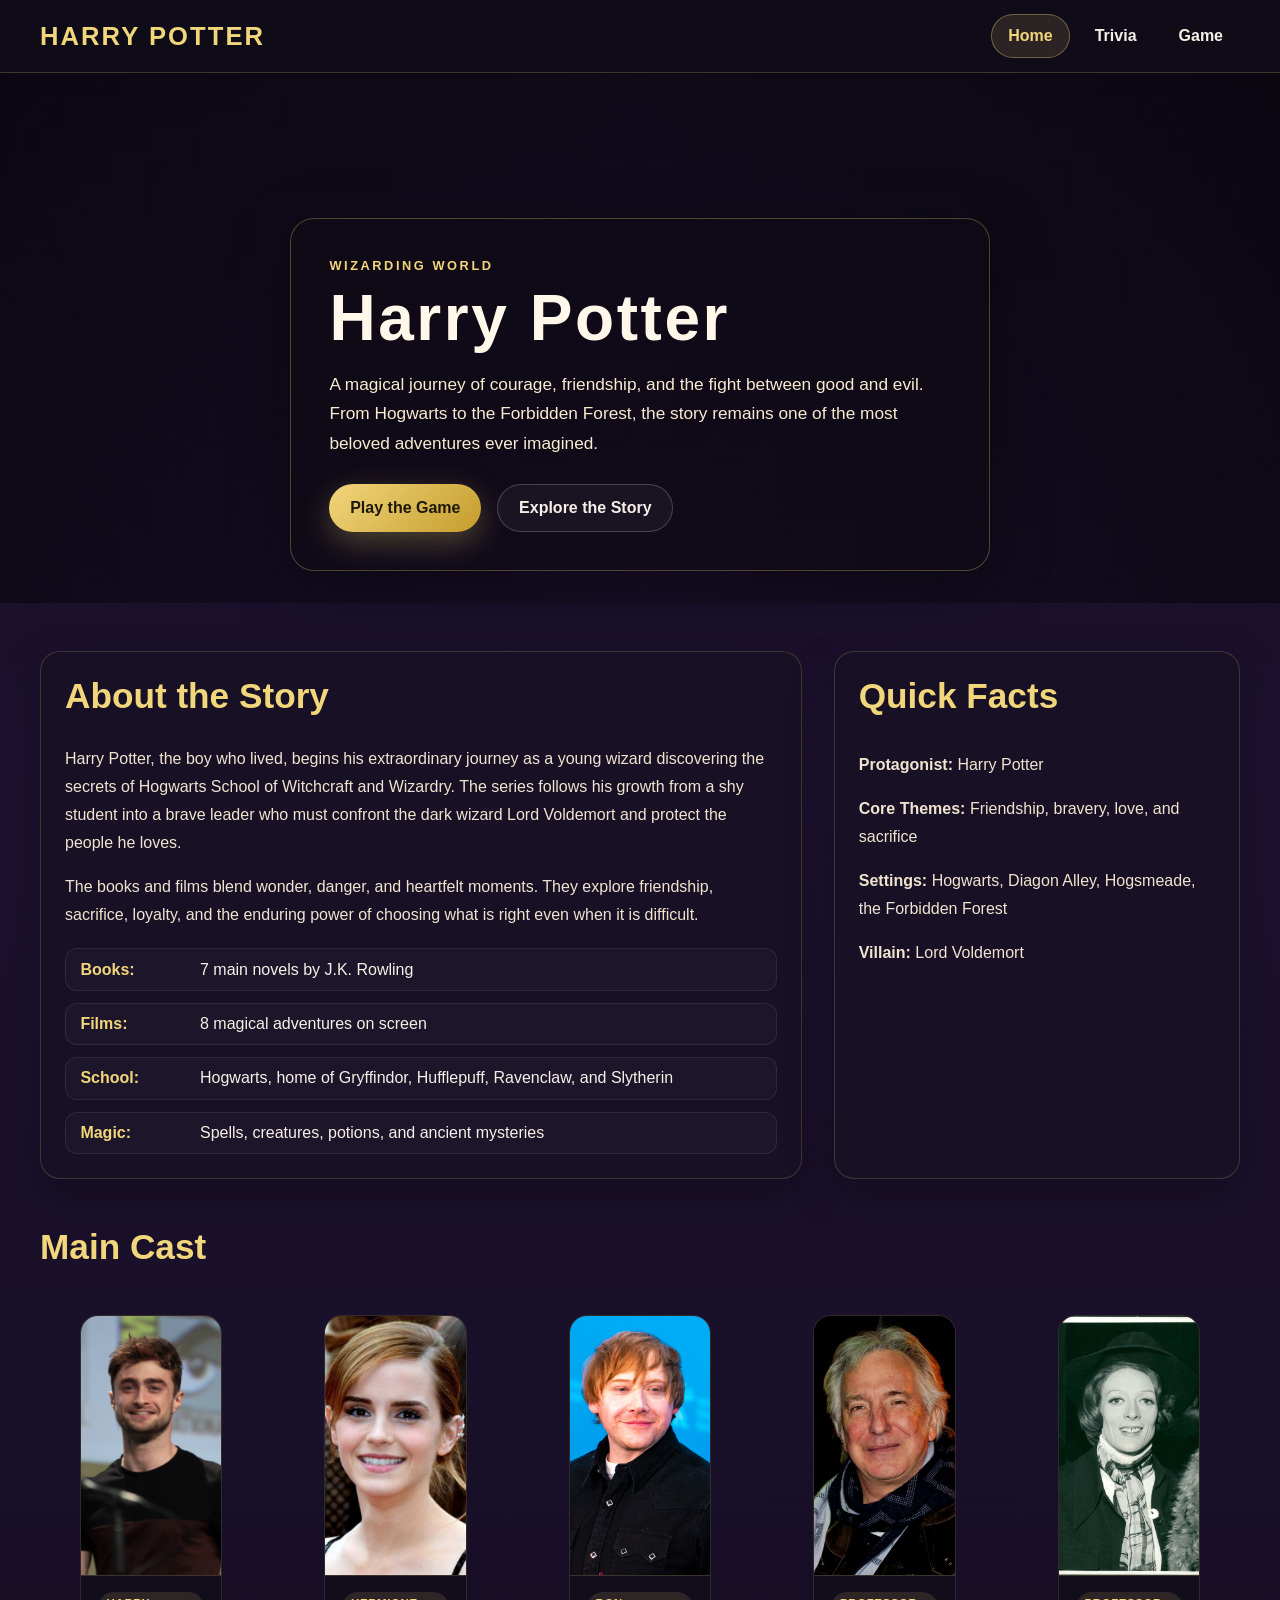
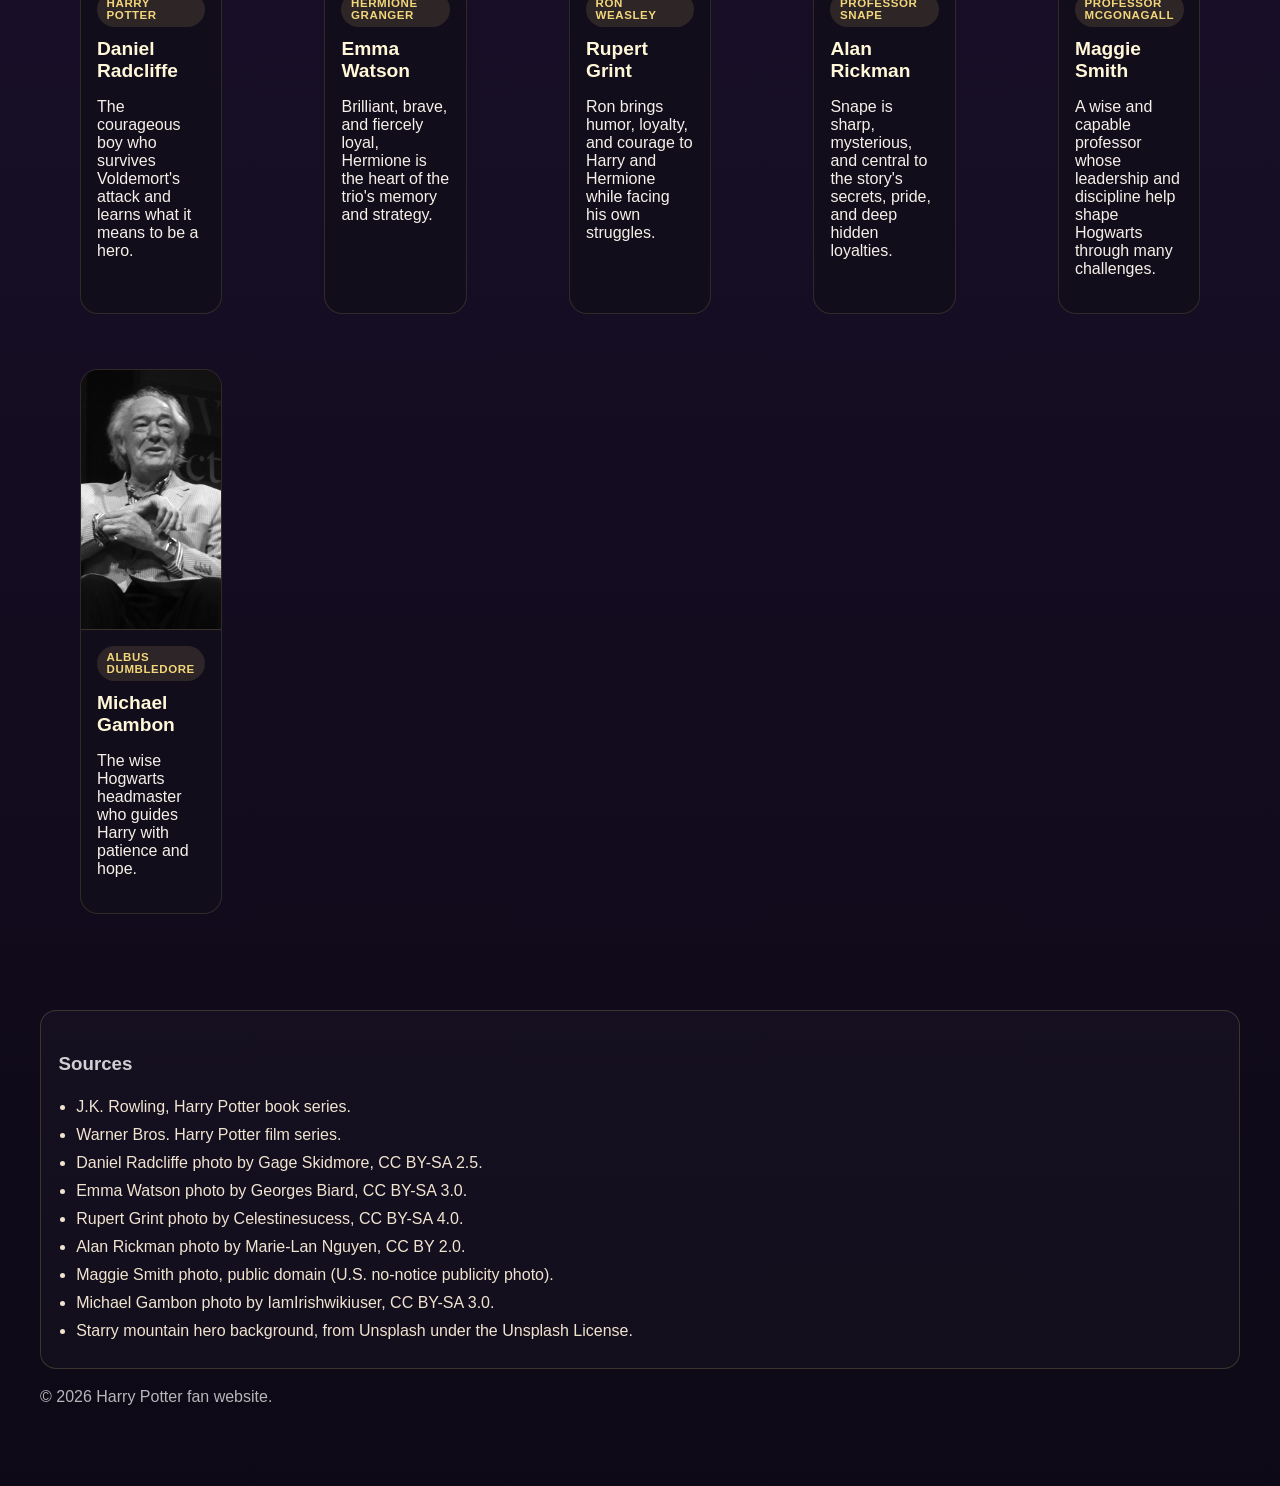
<file: index.html>
<!DOCTYPE html>
<html lang="en">
  <head>
    <meta charset="UTF-8" />
    <meta name="viewport" content="width=device-width, initial-scale=1.0" />
    <title>Harry Potter</title>
    <link rel="stylesheet" href="styles.css" />
  </head>
  <body>
    <header class="site-header">
      <div class="nav-wrap">
        <div class="brand">Harry Potter</div>
        <nav class="nav-links" aria-label="Main navigation">
          <a href="index.html" class="active">Home</a>
          <a href="trivia.html">Trivia</a>
          <a href="game.html">Game</a>
        </nav>
      </div>
    </header>

    <main>
      <section class="hero">
        <div class="page-shell hero-panel">
          <div class="eyebrow">Wizarding World</div>
          <h1>Harry Potter</h1>
          <p>
            A magical journey of courage, friendship, and the fight between good and evil.
            From Hogwarts to the Forbidden Forest, the story remains one of the most beloved
            adventures ever imagined.
          </p>
          <div class="hero-actions">
            <a class="btn btn-primary" href="game.html">Play the Game</a>
            <a class="btn btn-secondary" href="#about">Explore the Story</a>
          </div>
        </div>
      </section>

      <div class="page-shell" id="about">
        <div class="content-grid">
          <article class="card story-card">
            <h2>About the Story</h2>
            <p>
              Harry Potter, the boy who lived, begins his extraordinary journey as a young wizard
              discovering the secrets of Hogwarts School of Witchcraft and Wizardry. The series follows
              his growth from a shy student into a brave leader who must confront the dark wizard Lord
              Voldemort and protect the people he loves.
            </p>
            <p>
              The books and films blend wonder, danger, and heartfelt moments. They explore friendship,
              sacrifice, loyalty, and the enduring power of choosing what is right even when it is difficult.
            </p>
            <ul class="facts-list">
              <li><strong>Books:</strong> 7 main novels by J.K. Rowling</li>
              <li><strong>Films:</strong> 8 magical adventures on screen</li>
              <li><strong>School:</strong> Hogwarts, home of Gryffindor, Hufflepuff, Ravenclaw, and Slytherin</li>
              <li><strong>Magic:</strong> Spells, creatures, potions, and ancient mysteries</li>
            </ul>
          </article>

          <aside class="card side-card">
            <h3>Quick Facts</h3>
            <p><strong>Protagonist:</strong> Harry Potter</p>
            <p><strong>Core Themes:</strong> Friendship, bravery, love, and sacrifice</p>
            <p><strong>Settings:</strong> Hogwarts, Diagon Alley, Hogsmeade, the Forbidden Forest</p>
            <p><strong>Villain:</strong> Lord Voldemort</p>
          </aside>
        </div>

        <section>
          <h2 class="section-title">Main Cast</h2>
          <div class="cast-grid">
            <figure class="cast-card">
              <img src="assets/daniel-radcliffe.jpg" alt="Daniel Radcliffe" loading="lazy" />
              <figcaption>
                <div class="role-tag">Harry Potter</div>
                <h3>Daniel Radcliffe</h3>
                <p>The courageous boy who survives Voldemort's attack and learns what it means to be a hero.</p>
              </figcaption>
            </figure>

            <figure class="cast-card">
              <img src="assets/emma-watson.jpg" alt="Emma Watson" loading="lazy" />
              <figcaption>
                <div class="role-tag">Hermione Granger</div>
                <h3>Emma Watson</h3>
                <p>Brilliant, brave, and fiercely loyal, Hermione is the heart of the trio's memory and strategy.</p>
              </figcaption>
            </figure>

            <figure class="cast-card">
              <img src="assets/rupert-grint.jpg" alt="Rupert Grint" loading="lazy" />
              <figcaption>
                <div class="role-tag">Ron Weasley</div>
                <h3>Rupert Grint</h3>
                <p>Ron brings humor, loyalty, and courage to Harry and Hermione while facing his own struggles.</p>
              </figcaption>
            </figure>

            <figure class="cast-card">
              <img src="assets/alan-rickman.jpg" alt="Alan Rickman" loading="lazy" />
              <figcaption>
                <div class="role-tag">Professor Snape</div>
                <h3>Alan Rickman</h3>
                <p>Snape is sharp, mysterious, and central to the story's secrets, pride, and deep hidden loyalties.</p>
              </figcaption>
            </figure>

            <figure class="cast-card">
              <img src="assets/maggie-smith.jpg" alt="Maggie Smith" loading="lazy" />
              <figcaption>
                <div class="role-tag">Professor McGonagall</div>
                <h3>Maggie Smith</h3>
                <p>A wise and capable professor whose leadership and discipline help shape Hogwarts through many challenges.</p>
              </figcaption>
            </figure>

            <figure class="cast-card">
              <img src="assets/michael-gambon.jpg" alt="Michael Gambon" loading="lazy" />
              <figcaption>
                <div class="role-tag">Albus Dumbledore</div>
                <h3>Michael Gambon</h3>
                <p>The wise Hogwarts headmaster who guides Harry with patience and hope.</p>
              </figcaption>
            </figure>
          </div>
        </section>
      </div>
    </main>

    <footer class="page-shell footer">
      <div class="source-box">
        <h3>Sources</h3>
        <ul class="source-list">
          <li>J.K. Rowling, Harry Potter book series.</li>
          <li>Warner Bros. Harry Potter film series.</li>
          <li><a href="https://commons.wikimedia.org/wiki/File:Daniel_Radcliffe_2014.jpg">Daniel Radcliffe photo</a> by Gage Skidmore, <a href="https://creativecommons.org/licenses/by-sa/2.5/">CC BY-SA 2.5</a>.</li>
          <li><a href="https://commons.wikimedia.org/wiki/File:Emma_Watson_2013.jpg">Emma Watson photo</a> by Georges Biard, <a href="https://creativecommons.org/licenses/by-sa/3.0/">CC BY-SA 3.0</a>.</li>
          <li><a href="https://commons.wikimedia.org/wiki/File:Rupert_Grint_at_Berlin_Film_Festival_2026,_(P1230674).jpg">Rupert Grint photo</a> by Celestinesucess, <a href="https://creativecommons.org/licenses/by-sa/4.0/">CC BY-SA 4.0</a>.</li>
          <li><a href="https://commons.wikimedia.org/wiki/File:Alan_Rickman_at_BAM_-17.jpg">Alan Rickman photo</a> by Marie-Lan Nguyen, <a href="https://creativecommons.org/licenses/by/2.0/">CC BY 2.0</a>.</li>
          <li><a href="https://commons.wikimedia.org/wiki/File:Dame_Maggie_Smith_1973_(front_side).jpg">Maggie Smith photo</a>, public domain (U.S. no-notice publicity photo).</li>
          <li><a href="https://commons.wikimedia.org/wiki/File:Michael_Gambon_cropped.jpg">Michael Gambon photo</a> by IamIrishwikiuser, <a href="https://creativecommons.org/licenses/by-sa/3.0/">CC BY-SA 3.0</a>.</li>
          <li><a href="https://images.unsplash.com/photo-1519681393784-d120267933ba">Starry mountain hero background</a>, from Unsplash under the <a href="https://unsplash.com/license">Unsplash License</a>.</li>
        </ul>
      </div>
      <p style="margin-top: 1.2rem; color: rgba(255,255,255,0.7);">© <span data-year></span> Harry Potter fan website.</p>
    </footer>

    <script src="scripts.js"></script>
  </body>
</html>
</file>
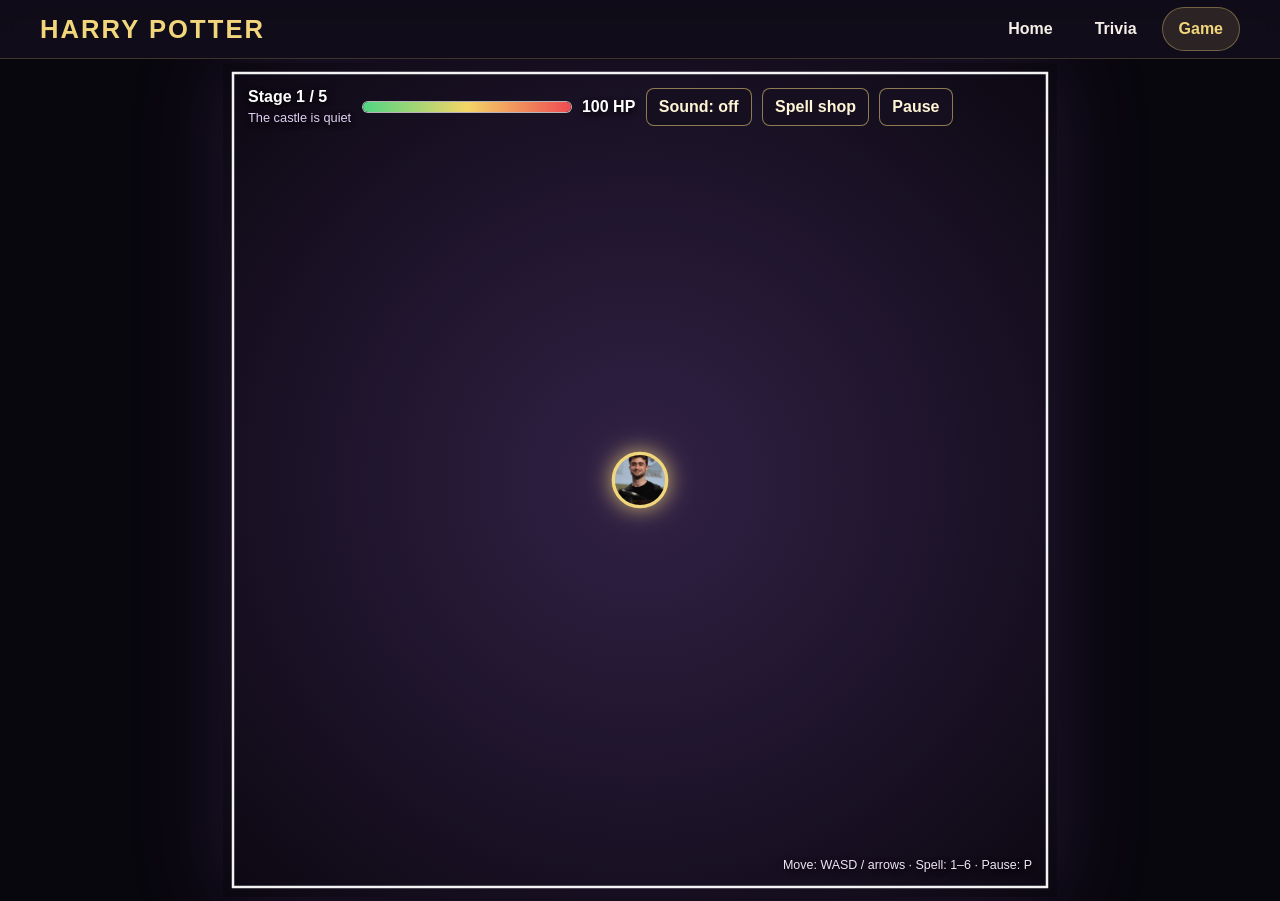
<file: game.html>
<!DOCTYPE html>
<html lang="en">
  <head>
    <meta charset="UTF-8" />
    <meta name="viewport" content="width=device-width, initial-scale=1.0" />
    <title>Harry Potter Survival Game</title>
    <link rel="stylesheet" href="styles.css" />
  </head>
  <body class="game-page">
    <header class="site-header game-header">
      <div class="nav-wrap">
        <a class="brand" href="index.html">Harry Potter</a>
        <nav class="nav-links" aria-label="Main navigation">
          <a href="index.html">Home</a><a href="trivia.html">Trivia</a><a href="game.html" class="active">Game</a>
        </nav>
      </div>
    </header>
    <main class="game-screen">
      <section id="arena" class="arena" aria-label="Survival battle arena">
        <canvas id="battleCanvas" aria-label="Use arrow keys or WASD to dodge attacks"></canvas>
        <div class="game-topbar">
          <div><strong id="stageLabel">Stage 1 / 5</strong><span id="phaseLabel">The castle is quiet</span></div>
          <div class="health-track" aria-label="Health"><span id="healthBar"></span></div>
          <strong id="healthLabel">100 HP</strong>
          <button id="soundToggle" class="game-button">Sound: off</button>
          <button id="shopToggle" class="game-button">Spell shop</button>
          <button id="pauseButton" class="game-button">Pause</button>
        </div>
        <div class="game-bottom">
          <div id="spellBar" class="spell-bar" aria-label="Unlocked spells"></div>
          <p>Move: WASD / arrows · Spell: 1–6 · Pause: P</p>
        </div>
        <section id="shopPanel" class="overlay-panel shop-panel" hidden>
          <div class="overlay-card">
            <button id="closeShop" class="overlay-close" aria-label="Close shop">×</button>
            <h2>Spell Shop</h2>
            <p>Collect spell tokens when attacks pass out of the arena, or make every spell upgrade free below.</p>
            <div id="tokenCount" class="token-count"></div>
            <div id="shopItems" class="shop-items"></div>
          </div>
        </section>
        <section id="pausePanel" class="overlay-panel" hidden>
          <div class="overlay-card">
            <h2>Battle Paused</h2><p>The battle pauses when you leave this tab.</p>
            <button id="resumeButton" class="btn btn-primary">Resume</button>
          </div>
        </section>
        <section id="endPanel" class="overlay-panel" hidden>
          <div class="overlay-card">
            <h2 id="endTitle">You Win!</h2><p id="endMessage">You survived the five stages.</p>
            <button id="retryButton" class="btn btn-primary">Play Again</button>
          </div>
        </section>
      </section>
    </main>
    <script src="scripts.js"></script>
  </body>
</html>
</file>
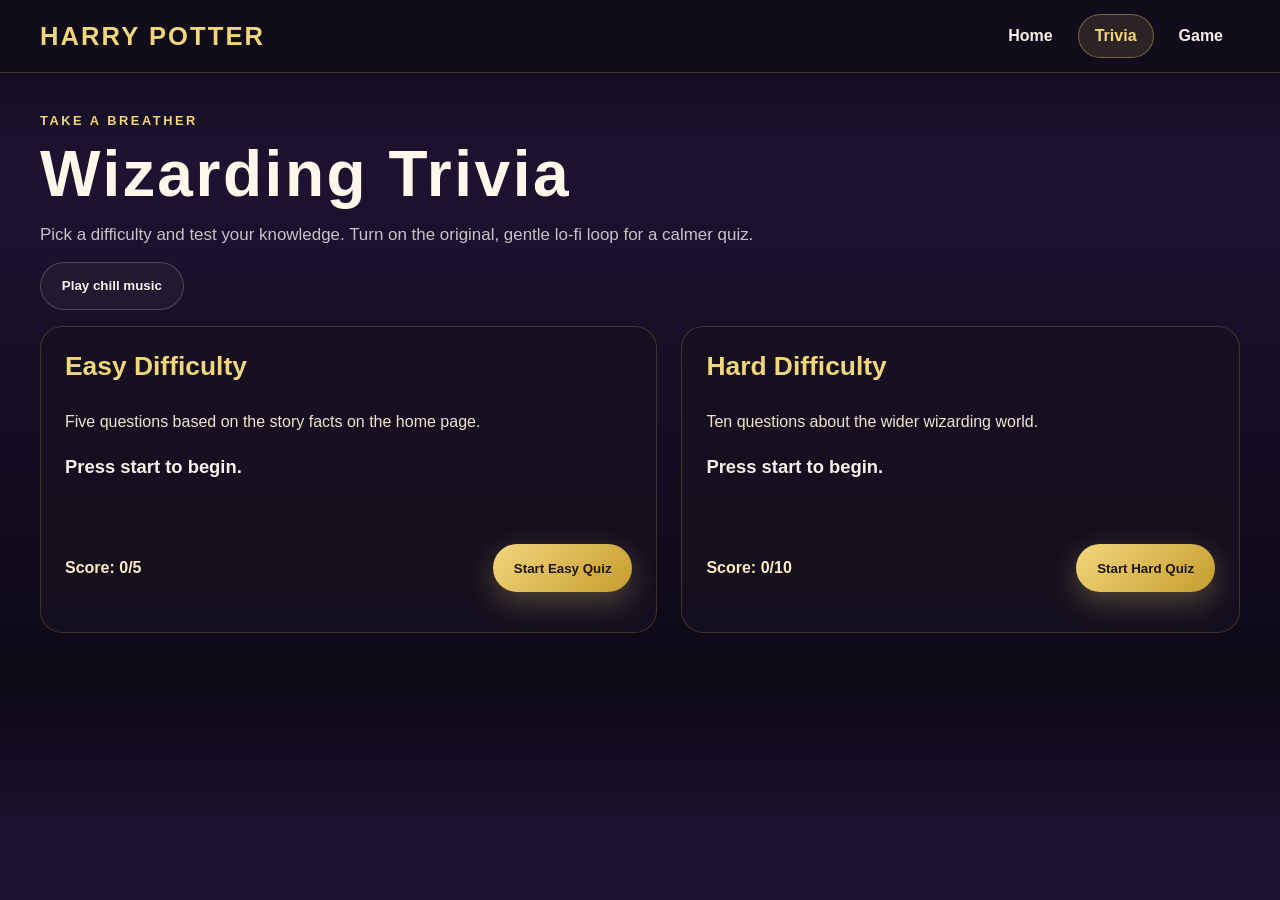
<file: trivia.html>
<!DOCTYPE html>
<html lang="en">
  <head>
    <meta charset="UTF-8" />
    <meta name="viewport" content="width=device-width, initial-scale=1.0" />
    <title>Harry Potter Trivia</title>
    <link rel="stylesheet" href="styles.css" />
  </head>
  <body>
    <header class="site-header">
      <div class="nav-wrap">
        <a class="brand" href="index.html">Harry Potter</a>
        <nav class="nav-links" aria-label="Main navigation">
          <a href="index.html">Home</a>
          <a href="trivia.html" class="active">Trivia</a>
          <a href="game.html">Game</a>
        </nav>
      </div>
    </header>
    <main class="page-shell">
      <div class="page-header">
        <div class="eyebrow">Take a breather</div>
        <h1 class="page-title">Wizarding Trivia</h1>
        <p>Pick a difficulty and test your knowledge. Turn on the original, gentle lo-fi loop for a calmer quiz.</p>
        <button id="musicToggle" class="btn btn-secondary" type="button" aria-pressed="false">Play chill music</button>
      </div>
      <div class="game-shell">
        <section class="quiz-panel" id="easyQuiz">
          <h3>Easy Difficulty</h3>
          <p>Five questions based on the story facts on the home page.</p>
          <div id="easyQuestion" class="quiz-question" aria-live="polite">Press start to begin.</div>
          <div id="easyOptions" class="answer-grid"></div>
          <div class="quiz-meta"><span id="easyScore">Score: 0/5</span><button id="easyStart" class="btn btn-primary" type="button">Start Easy Quiz</button></div>
          <div id="easyWrong" class="quiz-wrong" aria-live="polite"></div>
        </section>
        <section class="quiz-panel" id="hardQuiz">
          <h3>Hard Difficulty</h3>
          <p>Ten questions about the wider wizarding world.</p>
          <div id="hardQuestion" class="quiz-question" aria-live="polite">Press start to begin.</div>
          <div id="hardOptions" class="answer-grid"></div>
          <div class="quiz-meta"><span id="hardScore">Score: 0/10</span><button id="hardStart" class="btn btn-primary" type="button">Start Hard Quiz</button></div>
          <div id="hardWrong" class="quiz-wrong" aria-live="polite"></div>
        </section>
      </div>
    </main>
    <script src="scripts.js"></script>
  </body>
</html>
</file>
<file: styles.css>
:root {
  --bg: #140d1d;
  --bg-soft: #20172d;
  --panel: rgba(24, 18, 36, 0.84);
  --panel-strong: rgba(17, 13, 25, 0.94);
  --gold: #f2d67b;
  --gold-deep: #c59c2d;
  --red: #a63434;
  --blue: #4a7ce0;
  --green: #61b96b;
  --white: #f6f0e8;
  --shadow: rgba(0, 0, 0, 0.35);
}

* {
  box-sizing: border-box;
}

html {
  scroll-behavior: smooth;
}

body {
  margin: 0;
  font-family: "Segoe UI", Tahoma, Geneva, Verdana, sans-serif;
  background: linear-gradient(180deg, #0d0916, #1d1230 24%, #0d0916 100%);
  color: var(--white);
}

img {
  max-width: 100%;
  display: block;
}

a {
  color: inherit;
  text-decoration: none;
}

.site-header {
  position: sticky;
  top: 0;
  z-index: 100;
  background: rgba(17, 13, 25, 0.8);
  backdrop-filter: blur(8px);
  border-bottom: 1px solid rgba(242, 214, 123, 0.2);
}

.nav-wrap {
  width: min(1200px, calc(100% - 2rem));
  margin: 0 auto;
  display: flex;
  align-items: center;
  justify-content: space-between;
  min-height: 72px;
  gap: 1rem;
}

.brand {
  font-size: clamp(1.2rem, 2vw, 1.7rem);
  font-weight: 800;
  letter-spacing: 0.08em;
  color: var(--gold);
  text-transform: uppercase;
}

.nav-links {
  display: flex;
  align-items: center;
  gap: 0.5rem;
  flex-wrap: wrap;
}

.nav-links a {
  padding: 0.72rem 1rem;
  border-radius: 999px;
  color: var(--white);
  font-weight: 600;
  border: 1px solid transparent;
  transition: 0.2s ease;
}

.nav-links a:hover,
.nav-links a.active {
  background: rgba(242, 214, 123, 0.12);
  border-color: rgba(242, 214, 123, 0.35);
  color: var(--gold);
}

.page-shell {
  width: min(1200px, calc(100% - 2rem));
  margin: 0 auto;
}

.hero {
  min-height: 530px;
  display: grid;
  align-items: end;
  padding: 4rem 0 2rem;
  background:
    linear-gradient(90deg, rgba(10, 7, 16, 0.72), rgba(10, 7, 16, 0.2) 50%, rgba(10, 7, 16, 0.8)),
    url("https://images.unsplash.com/photo-1519681393784-d120267933ba?auto=format&fit=crop&w=1600&q=80") center/cover no-repeat;
}

.hero-panel {
  max-width: 700px;
  background: rgba(15, 11, 21, 0.6);
  padding: clamp(1.4rem, 3vw, 2.5rem);
  border: 1px solid rgba(242, 214, 123, 0.28);
  border-radius: 24px;
  box-shadow: 0 18px 60px var(--shadow);
}

.eyebrow {
  letter-spacing: 0.2em;
  text-transform: uppercase;
  font-size: 0.8rem;
  color: var(--gold);
  font-weight: 800;
  margin-bottom: 0.8rem;
}

.hero h1,
.page-title {
  margin: 0 0 1rem;
  font-size: clamp(2.5rem, 5vw, 4.7rem);
  line-height: 1.05;
  letter-spacing: 0.04em;
  font-weight: 900;
  color: #fff8ea;
}

.hero p {
  font-size: 1.08rem;
  line-height: 1.7;
  color: #f7ebd1;
  margin-bottom: 1.6rem;
}

.hero-actions {
  display: flex;
  align-items: center;
  flex-wrap: wrap;
  gap: 1rem;
}

.btn {
  display: inline-flex;
  align-items: center;
  justify-content: center;
  min-height: 48px;
  padding: 0.8rem 1.3rem;
  border-radius: 999px;
  font-weight: 700;
  border: none;
  cursor: pointer;
  transition: transform 0.2s ease, box-shadow 0.2s ease;
}

.btn:hover {
  transform: translateY(-1px);
}

.btn-primary {
  background: linear-gradient(135deg, var(--gold), var(--gold-deep));
  color: #1d180b;
  box-shadow: 0 10px 30px rgba(242, 214, 123, 0.28);
}

.btn-secondary {
  background: rgba(255, 255, 255, 0.04);
  color: var(--white);
  border: 1px solid rgba(255, 255, 255, 0.2);
}

.content-grid {
  display: grid;
  grid-template-columns: 1.5fr 0.8fr;
  gap: 2rem;
  margin: 3rem 0;
}

.card {
  background: var(--panel);
  border: 1px solid rgba(242, 214, 123, 0.18);
  border-radius: 20px;
  box-shadow: 0 18px 45px rgba(0, 0, 0, 0.25);
}

.story-card,
.side-card,
.quiz-panel,
.character-card {
  padding: 1.5rem;
}

.story-card h2,
.side-card h3,
.section-title {
  margin-top: 0;
  font-size: clamp(1.5rem, 3vw, 2.2rem);
  color: var(--gold);
}

.story-card p,
.side-card p,
.character-card p,
.source-list li,
.quiz-panel p {
  line-height: 1.75;
  color: #f0e4d0;
}

.facts-list {
  list-style: none;
  padding: 0;
  margin: 1.2rem 0 0;
  display: grid;
  gap: 0.75rem;
}

.facts-list li {
  display: flex;
  align-items: baseline;
  gap: 0.6rem;
  padding: 0.7rem 0.9rem;
  border-radius: 12px;
  background: rgba(255, 255, 255, 0.025);
  border: 1px solid rgba(255, 255, 255, 0.08);
}

.facts-list strong {
  color: var(--gold);
  min-width: 110px;
}

.cast-grid,
.character-list {
  display: grid;
  grid-template-columns: repeat(auto-fit, minmax(220px, 1fr));
  gap: 1.4rem;
  margin: 2rem 0 3rem;
}

.cast-card,
.character-card {
  overflow: hidden;
  background: rgba(18, 14, 27, 0.9);
  border-radius: 18px;
  border: 1px solid rgba(242, 214, 123, 0.14);
}

.cast-card img,
.character-card img {
  width: 100%;
  height: 260px;
  object-fit: cover;
  border-bottom: 1px solid rgba(242, 214, 123, 0.18);
}

.cast-card figcaption,
.character-card .card-body {
  padding: 1rem 1rem 1.2rem;
}

.cast-card figcaption h3,
.character-card h3 {
  margin: 0 0 0.4rem;
  font-size: 1.2rem;
  color: #fff7d8;
}

.role-tag {
  display: inline-block;
  margin-bottom: 0.7rem;
  padding: 0.35rem 0.6rem;
  border-radius: 999px;
  background: rgba(242, 214, 123, 0.12);
  color: var(--gold);
  font-weight: 700;
  font-size: 0.72rem;
  letter-spacing: 0.05em;
  text-transform: uppercase;
}

.footer {
  padding: 2rem 0 4rem;
  color: rgba(255, 255, 255, 0.8);
}

.source-box {
  padding: 1.4rem 1.1rem;
  border-radius: 16px;
  background: rgba(255, 255, 255, 0.025);
  border: 1px solid rgba(242, 214, 123, 0.18);
}

.source-list {
  margin: 1rem 0 0;
  padding-left: 1.1rem;
}

.inline-block {
  display: inline-block;
}

.page-header {
  padding: 2.5rem 0 1rem;
}

.page-header p {
  color: rgba(255, 255, 255, 0.75);
  font-size: 1.06rem;
}

.game-shell {
  display: grid;
  grid-template-columns: 1.05fr 0.95fr;
  gap: 1.5rem;
  padding-bottom: 3rem;
}

.quiz-panel {
  background: rgba(22, 17, 31, 0.88);
  border-radius: 22px;
  border: 1px solid rgba(242, 214, 123, 0.18);
}

.quiz-panel h3 {
  margin-top: 0;
  color: var(--gold);
  font-size: 1.65rem;
}

.quiz-question {
  font-size: 1.15rem;
  font-weight: 700;
  margin: 0.5rem 0 1rem;
  min-height: 60px;
  line-height: 1.6;
}

.answer-grid {
  display: grid;
  gap: 0.8rem;
  margin-top: 1rem;
}

.answer-btn {
  display: block;
  width: 100%;
  text-align: left;
  padding: 0.85rem 1rem;
  border-radius: 12px;
  background: rgba(255, 255, 255, 0.04);
  border: 1px solid rgba(255, 255, 255, 0.12);
  color: var(--white);
  font: inherit;
  cursor: pointer;
  transition: background 0.2s ease, border-color 0.2s ease;
}

.answer-btn:hover {
  border-color: rgba(242, 214, 123, 0.7);
  background: rgba(242, 214, 123, 0.06);
}

.answer-btn.correct {
  background: rgba(97, 185, 107, 0.14);
  border-color: rgba(97, 185, 107, 0.7);
}

.answer-btn.incorrect {
  background: rgba(166, 52, 52, 0.14);
  border-color: rgba(166, 52, 52, 0.7);
}

.quiz-meta {
  display: flex;
  justify-content: space-between;
  align-items: center;
  margin-top: 1rem;
  gap: 0.75rem;
  flex-wrap: wrap;
  font-weight: 700;
  color: #fdecc2;
}

.quiz-wrong {
  margin-top: 1rem;
  color: #f4b7b7;
  line-height: 1.7;
}

.stage-panel {
  background: rgba(18, 14, 27, 0.92);
  border: 1px solid rgba(242, 214, 123, 0.18);
  border-radius: 22px;
  padding: 1.5rem;
}

.stage-panel h3 {
  margin-top: 0;
  color: var(--gold);
}

.battlefield-wrap {
  position: relative;
}

.battlefield {
  position: relative;
  width: 100%;
  height: 560px;
  overflow: hidden;
  border-radius: 18px;
  background:
    radial-gradient(circle at center, rgba(32, 22, 48, 0.9), rgba(7, 5, 11, 0.98) 52%, rgba(13, 6, 20, 1));
  border: 1px solid rgba(255, 255, 255, 0.1);
}

.battlefield::before {
  content: "";
  position: absolute;
  inset: 15%;
  border: 3px solid rgba(255, 255, 255, 0.9);
  border-radius: 50%;
  pointer-events: none;
}

#player {
  position: absolute;
  left: 50%;
  top: 50%;
  width: 82px;
  height: 82px;
  margin-left: -41px;
  margin-top: -41px;
  border-radius: 50%;
  border: 3px solid rgba(242, 214, 123, 0.8);
  box-shadow: 0 0 30px rgba(242, 214, 123, 0.4);
  z-index: 2;
}

.projectile {
  position: absolute;
  width: 24px;
  height: 24px;
  border-radius: 50%;
  border: 2px solid rgba(255, 255, 255, 0.7);
  background: radial-gradient(circle, rgba(255, 255, 255, 0.9), rgba(166, 52, 52, 0.9));
  box-shadow: 0 0 16px rgba(166, 52, 52, 0.75);
  z-index: 1;
}

.spell-burst {
  position: absolute;
  pointer-events: none;
  border-radius: 50%;
  animation: burst 0.5s ease-out forwards;
  z-index: 3;
}

@keyframes burst {
  from {
    transform: scale(0.2);
    opacity: 0.95;
  }
  to {
    transform: scale(2.15);
    opacity: 0;
  }
}

.hud {
  display: flex;
  align-items: center;
  justify-content: space-between;
  gap: 1rem;
  padding-top: 1rem;
  flex-wrap: wrap;
}

.health-bar {
  flex: 1;
  min-width: 180px;
  height: 18px;
  background: rgba(255, 255, 255, 0.08);
  border-radius: 999px;
  border: 1px solid rgba(255, 255, 255, 0.12);
  overflow: hidden;
}

.health-fill {
  display: block;
  height: 100%;
  width: 100%;
  background: linear-gradient(90deg, #7bde8f, #f0d76c, #d35f5f);
  transition: width 0.2s ease;
}

.spell-buttons {
  display: flex;
  flex-wrap: wrap;
  gap: 0.7rem;
  margin-top: 1rem;
}

.spell-button {
  border: 1px solid rgba(242, 214, 123, 0.3);
  background: rgba(242, 214, 123, 0.08);
  color: var(--white);
  font: inherit;
  font-weight: 700;
  border-radius: 10px;
  padding: 0.7rem 0.9rem;
  cursor: pointer;
}

.spell-button:hover {
  background: rgba(242, 214, 123, 0.15);
}

.stage-message {
  margin-top: 1rem;
  min-height: 26px;
  color: #f9d67d;
  font-weight: 700;
}

.game-status {
  margin-top: 1rem;
  display: flex;
  gap: 1rem;
  flex-wrap: wrap;
  color: #efe5d1;
  font-weight: 700;
}

.character-list {
  margin-top: 2rem;
}

@media (max-width: 900px) {
  .content-grid,
  .game-shell {
    grid-template-columns: 1fr;
  }

  .hero {
    min-height: 470px;
  }
}

@media (max-width: 560px) {
  .nav-wrap {
    padding: 0.75rem 0;
    align-items: flex-start;
    flex-direction: column;
  }

  .nav-links {
    width: 100%;
  }

  .nav-links a {
    flex: 1 1 calc(50% - 0.5rem);
    text-align: center;
  }

  .battlefield {
    height: 440px;
  }
}

.game-header .nav-wrap {
  min-height: 58px;
}

.game-page {
  height: 100vh;
  overflow: hidden;
}

.game-screen {
  height: calc(100vh - 58px);
  display: grid;
  place-items: center;
  overflow: hidden;
  background: #09070e;
}

.arena {
  position: relative;
  width: min(calc(100vw - 1rem), calc(100vh - 66px));
  height: min(calc(100vw - 1rem), calc(100vh - 66px));
  aspect-ratio: 1;
  overflow: hidden;
  background: #100a19;
  box-shadow: 0 0 80px rgba(104, 60, 151, 0.25);
}

#battleCanvas {
  display: block;
  width: 100%;
  height: 100%;
  touch-action: none;
}

.game-topbar,
.game-bottom {
  position: absolute;
  z-index: 4;
  left: 3%;
  right: 3%;
  display: flex;
  align-items: center;
  gap: 0.65rem;
  color: #fff;
  text-shadow: 0 2px 6px #000;
}

.game-topbar {
  top: 3%;
}

.game-topbar > div:first-child {
  display: grid;
  gap: 0.25rem;
}

.game-topbar > div:first-child span {
  color: #e0d2f3;
  font-size: 0.8rem;
}

.health-track {
  flex: 1;
  max-width: 210px;
  height: 12px;
  overflow: hidden;
  border: 1px solid rgba(255,255,255,.7);
  border-radius: 999px;
  background: rgba(0,0,0,.7);
}

#healthBar {
  display: block;
  width: 100%;
  height: 100%;
  background: linear-gradient(90deg, #51d583, #f3d567, #ef4b52);
  transition: width .15s ease;
}

.game-button {
  padding: 0.55rem 0.75rem;
  border-radius: 8px;
  border: 1px solid rgba(242,214,123,.55);
  background: rgba(22,16,32,.92);
  color: #fff5d5;
  font: inherit;
  font-weight: 700;
  cursor: pointer;
}

.game-button:hover:not(:disabled) {
  background: rgba(104,72,137,.95);
}

.game-button:disabled {
  opacity: .48;
  cursor: not-allowed;
}

.game-bottom {
  bottom: 3%;
  justify-content: space-between;
  align-items: end;
}

.game-bottom p {
  margin: 0;
  font-size: 0.78rem;
  text-align: right;
  color: #f0e5f7;
}

.spell-bar {
  display: flex;
  gap: 0.3rem;
  flex-wrap: wrap;
}

.spell-slot {
  font-size: 0.75rem;
  padding: 0.4rem 0.55rem;
}

.overlay-panel {
  position: absolute;
  inset: 0;
  z-index: 10;
  display: grid;
  place-items: center;
  padding: 1rem;
  background: rgba(5, 3, 10, .82);
}

.overlay-panel[hidden] {
  display: none;
}

.overlay-card {
  position: relative;
  width: min(540px, 100%);
  max-height: 88%;
  overflow: auto;
  padding: 1.5rem;
  border: 1px solid rgba(242,214,123,.4);
  border-radius: 18px;
  background: rgba(24,18,36,.98);
  box-shadow: 0 20px 70px #000;
}

.overlay-card h2 {
  margin-top: 0;
  color: var(--gold);
}

.overlay-card p {
  line-height: 1.6;
  color: #eee3f6;
}

.overlay-close {
  position: absolute;
  top: .7rem;
  right: .8rem;
  border: 0;
  background: none;
  color: white;
  font-size: 1.8rem;
  cursor: pointer;
}

.token-count {
  padding: .8rem;
  border-radius: 10px;
  background: rgba(255,255,255,.06);
  color: #f5df9d;
  line-height: 1.8;
}

.shop-items {
  display: grid;
  gap: .55rem;
  margin-top: 1rem;
}

.shop-row {
  display: flex;
  align-items: center;
  justify-content: space-between;
  gap: 1rem;
  padding: .6rem;
  border-bottom: 1px solid rgba(255,255,255,.1);
}

@media (max-width: 650px) {
  .game-topbar, .game-bottom {
    left: 3%;
    right: 3%;
    gap: .35rem;
  }
  .game-topbar {
    flex-wrap: wrap;
  }
  .game-topbar > div:first-child {
    flex: 1 1 42%;
  }
  .health-track {
    flex: 1 1 40%;
  }
  .game-button {
    padding: .4rem .5rem;
    font-size: .75rem;
  }
  .game-bottom {
    display: block;
  }
  .game-bottom p {
    margin-top: .35rem;
    text-align: left;
  }
}
</file>
